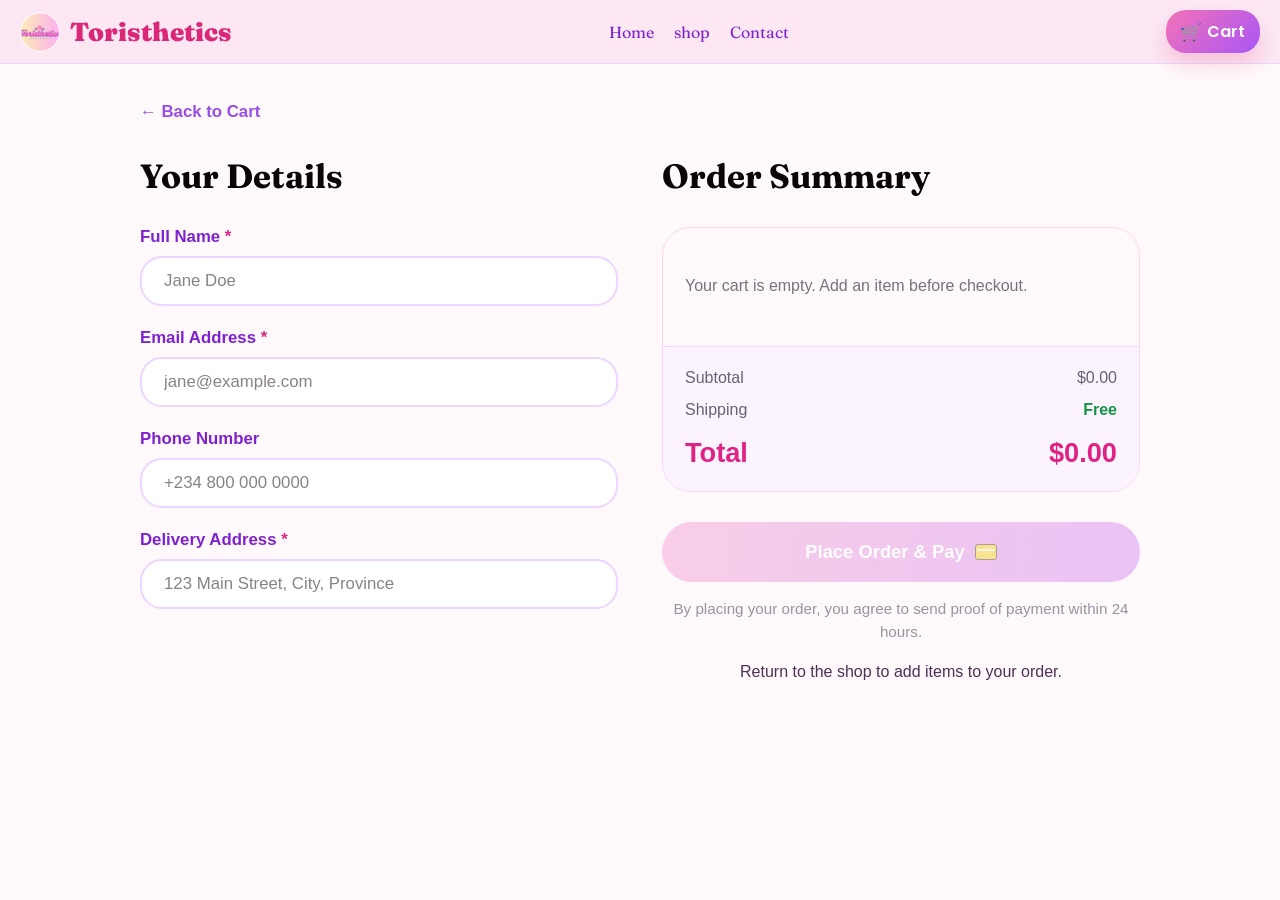
<file: checkout.html>
<!doctype html>
<html lang="en">
	<head>
		<meta charset="UTF-8" />
		<meta name="viewport" content="width=device-width, initial-scale=1.0" />
		<title>Checkout | Toristhetics</title>
		<link rel="stylesheet" href="./styles.css" />
		<link rel="stylesheet" href="./cart.css" />
		<link rel="stylesheet" href="./checkout.css" />
		<script src="./checkout.js" defer></script>
	</head>
	<body>
		<nav>
			<div class="logo">
				<img src="./images/logo.png" alt="Toristhetics logo" />
				<h2>Toristhetics</h2>
			</div>
			<ul>
				<li><a href="./index.html#home">Home</a></li>
				<li><a href="./index.html#shop">shop</a></li>
				<li><a href="./contact.html">Contact</a></li>
			</ul>
			<button class="cartBtn" id="cart-navigation" type="button">
				<img src="./images/icons8-shopping-cart-48.png" alt="" />
				Cart
				<span class="cart-count" hidden>0</span>
			</button>
		</nav>
		<main class="checkout-page">
			<a class="back-link" href="./index.html?cart=open">&larr; Back to Cart</a>

			<form class="checkout-form" id="checkout-form">
				<section class="details-column" aria-labelledby="details-heading">
					<h1 id="details-heading">Your Details</h1>

					<div class="form-field">
						<label for="full-name">Full Name <span>*</span></label>
						<input id="full-name" name="fullName" type="text" autocomplete="name" placeholder="Jane Doe" required />
					</div>

					<div class="form-field">
						<label for="email">Email Address <span>*</span></label>
						<input id="email" name="email" type="email" autocomplete="email" placeholder="jane@example.com" required />
					</div>

					<div class="form-field">
						<label for="phone">Phone Number</label>
						<input id="phone" name="phone" type="tel" autocomplete="tel" placeholder="+234 800 000 0000" />
					</div>

					<div class="form-field">
						<label for="address">Delivery Address <span>*</span></label>
						<input id="address" name="address" type="text" autocomplete="street-address" placeholder="123 Main Street, City, Province" required />
					</div>
				</section>

				<section class="summary-column" aria-labelledby="summary-heading">
					<h2 id="summary-heading">Order Summary</h2>
					<div class="summary-card">
						<div class="summary-items" id="summary-items" aria-live="polite"></div>
						<div class="summary-totals">
							<div class="summary-line">
								<span>Subtotal</span>
								<span id="subtotal">$0.00</span>
							</div>
							<div class="summary-line">
								<span>Shipping</span>
								<span class="free-shipping">Free</span>
							</div>
							<div class="summary-line total-line">
								<strong>Total</strong>
								<strong id="total">$0.00</strong>
							</div>
						</div>
					</div>

					<button class="place-order-btn" id="place-order" type="submit">
						<span>Place Order &amp; Pay</span>
						<span class="card-icon" aria-hidden="true"></span>
					</button>
					<p class="payment-note">By placing your order, you agree to send proof of payment within 24 hours.</p>
					<p class="checkout-status" id="checkout-status" role="status" aria-live="polite"></p>
					<a class="whatsapp-link" id="whatsapp-link" hidden target="_blank" rel="noopener noreferrer">Open WhatsApp to confirm your order</a>
				</section>
			</form>
		</main>
	</body>
</html>
</file>
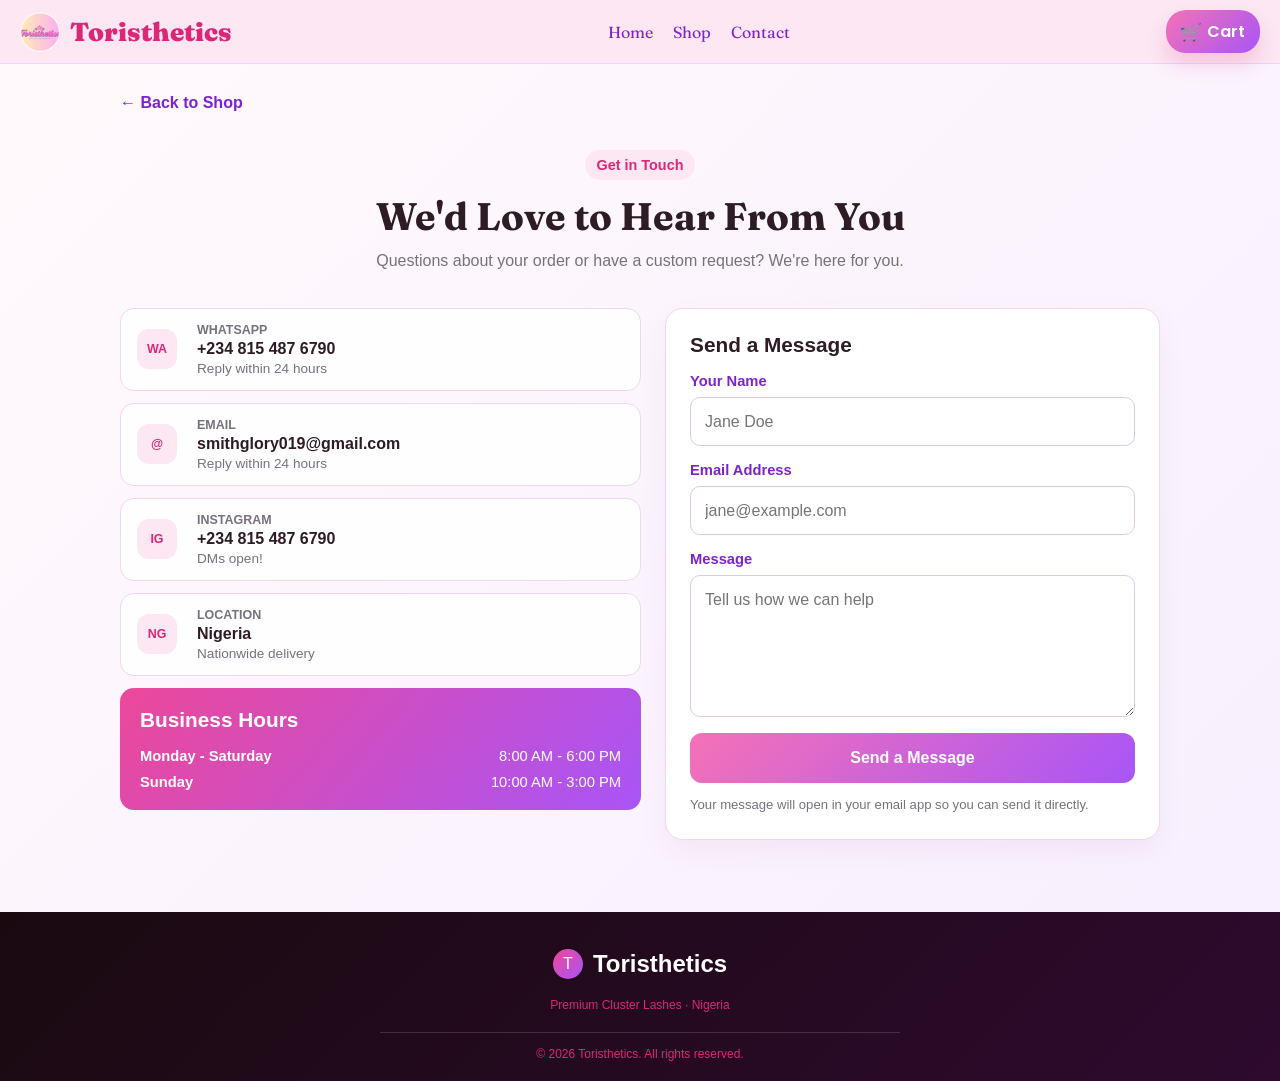
<file: contact.html>
<!doctype html>
<html lang="en">
  <head>
    <meta charset="UTF-8" />
    <meta name="viewport" content="width=device-width, initial-scale=1.0" />
    <title>Contact | Toristhetics</title>
    <link rel="stylesheet" href="./styles.css" />
    <link rel="stylesheet" href="./cart.css" />
    <link rel="stylesheet" href="./contact.css" />
  </head>
  <body>
    <nav>
      <div class="logo">
        <img src="./images/logo.png" alt="Toristhetics logo" />
        <h2>Toristhetics</h2>
      </div>
      <ul>
        <li><a href="./index.html#home">Home</a></li>
        <li><a href="./index.html#shop">Shop</a></li>
        <li><a href="./contact.html">Contact</a></li>
      </ul>
      <button class="cartBtn">
        <img src="./images/icons8-shopping-cart-48.png" alt="" />
        Cart
        <span class="cart-count" hidden>0</span>
      </button>
    </nav>
    <div class="cart">
      <aside class="cartDrawer">
        <div class="cart-content">
          <h2>Your Cart</h2>
          <div class="cart-items"></div>
          <div class="empty-cart">
            <img src="./images/icons8-shopping-cart-48.png" alt="" />
            <h3>Your cart is empty</h3>
            <p>Add some gorgeous lashes</p>
          </div>
          <div class="cart-footer">
            <div class="subtotal">
              <span>Subtotal</span>
              <strong class="cart-total">$0.00</strong>
            </div>
            <button class="checkout-btn">Proceed to Checkout</button>
          </div>
        </div>
      </aside>
    </div>
    <div class="cart-toast"></div>
    <main class="contact-page">
      <a class="back-link" href="./index.html">&larr; Back to Shop</a>

      <header class="contact-header">
        <span class="contact-eyebrow">Get in Touch</span>
        <h1>We'd Love to Hear From You</h1>
        <p>Questions about your order or have a custom request? We're here for you.</p>
      </header>

      <div class="contact-layout">
        <section class="contact-info" aria-label="Contact information">
          <a class="contact-card" href="https://wa.me/2348154876790" target="_blank" rel="noopener noreferrer">
            <span class="contact-icon contact-symbol" aria-hidden="true">WA</span>
            <span class="contact-card-copy">
              <strong class="contact-label">WhatsApp</strong>
              <span class="contact-value">+234 815 487 6790</span>
              <span class="contact-note">Reply within 24 hours</span>
            </span>
          </a>

          <a class="contact-card" href="mailto:smithglory019@gmail.com">
            <span class="contact-icon contact-symbol" aria-hidden="true">@</span>
            <span class="contact-card-copy">
              <strong class="contact-label">Email</strong>
              <span class="contact-value">smithglory019@gmail.com</span>
              <span class="contact-note">Reply within 24 hours</span>
            </span>
          </a>

          <div class="contact-card">
            <span class="contact-icon contact-symbol" aria-hidden="true">IG</span>
            <span class="contact-card-copy">
              <strong class="contact-label">Instagram</strong>
              <span class="contact-value">+234 815 487 6790</span>
              <span class="contact-note">DMs open!</span>
            </span>
          </div>

          <div class="contact-card">
            <span class="contact-icon contact-symbol" aria-hidden="true">NG</span>
            <span class="contact-card-copy">
              <strong class="contact-label">Location</strong>
              <span class="contact-value">Nigeria</span>
              <span class="contact-note">Nationwide delivery</span>
            </span>
          </div>

          <section class="business-hours" aria-labelledby="business-hours-heading">
            <h2 id="business-hours-heading">Business Hours</h2>
            <dl>
              <div><dt>Monday - Saturday</dt><dd>8:00 AM - 6:00 PM</dd></div>
              <div><dt>Sunday</dt><dd>10:00 AM - 3:00 PM</dd></div>
            </dl>
          </section>
        </section>

        <section class="message-panel" aria-labelledby="message-heading">
          <h2 id="message-heading">Send a Message</h2>
          <form class="contact-form" action="mailto:smithglory019@gmail.com" method="post" enctype="text/plain">
            <div class="form-field">
              <label for="contact-name">Your Name</label>
              <input id="contact-name" name="Name" type="text" autocomplete="name" placeholder="Jane Doe" required />
            </div>
            <div class="form-field">
              <label for="contact-email">Email Address</label>
              <input id="contact-email" name="Email" type="email" autocomplete="email" placeholder="jane@example.com" required />
            </div>
            <div class="form-field">
              <label for="contact-message">Message</label>
              <textarea id="contact-message" name="Message" rows="5" placeholder="Tell us how we can help" required></textarea>
            </div>
            <button type="submit">Send a Message</button>
            <p class="form-note">Your message will open in your email app so you can send it directly.</p>
          </form>
        </section>
      </div>
    </main>
    <footer>
      <div>
        <div class="footer-header">
          <span>T</span>
          <h2>Toristhetics</h2>
        </div>
        <p>Premium Cluster Lashes · Nigeria</p>
        <p>&copy 2026 Toristhetics. All rights reserved.</p>
      </div>
    </footer>
    <script src="./app.js"></script>
  </body>
</html>
</file>
<file: styles.css>
@import url('https://fonts.googleapis.com/css2?family=Fraunces:ital,opsz,wght@0,9..144,100..900;1,9..144,100..900&family=Poppins:ital,wght@0,100;0,200;0,300;0,400;0,500;0,600;0,700;0,800;0,900;1,100;1,200;1,300;1,400;1,500;1,600;1,700;1,800;1,900&display=swap');
*{
    margin: 0;
    padding: 0;
    box-sizing: border-box;
}
body{
    background: #fff9fb;
    font-family: sans-serif;
    /* position: relative; */
}
.cart{
    position: fixed;
    width: 100%;
    height: 100vh;
    top: 0;
    left: 0;
    background: rgba(0, 0, 0, 0.25);
    opacity: 0;
    visibility: hidden;
    z-index: 900;
    transition: opacity 0.3s ease, visibility 0.3s ease;
}
.cart.active{
    opacity: 1;
    visibility: visible;
    pointer-events: auto;
}
.cartDrawer{
    position: fixed;
    top: 74px;
    right: 16px;
    width: min(84vw, 470px);
    height: calc(100vh - 120px);
    background: #fef3fb;
    z-index: 1000;
    display: flex;
    flex-direction: column;
    justify-content: flex-start;
    border: 2px solid #f4a7dd;
    border-radius: 18px;
    transform: translateX(110%);
    transition: transform 0.4s ease;
    overflow: hidden;
}
.cartDrawer.active{
    transform: translateX(0);
}
.cartDrawer .empty-cart{
   text-align: center;
   /* display: none; */
}
.cartDrawer .empty{
    width: 70px;
    /* margin: 20px; */
}
.cartDrawer h3{
    color: #7e22ce;
    padding: 10px 0;
}
.cartDrawer p{
    color: #f472b6;
}

.logo{
    display: flex;
    align-items: center;
    gap: 10px;
}
.logo img{
    width: 40px;
    height: 40px;
    border-radius: 50%;
}
.logo h2{
    color: #db2777;
    /* letter-spacing: 2px; */
    font-weight: 900;
    font-family: "Fraunces", serif;
    font-size: 26px;
    font-weight: 900;
}

nav{
    position: sticky;
    top: 0;
    display: flex;
    justify-content: space-between;
    align-items: center;
    background: #fce7f3;
    text-align: center;
    padding: 10px 20px;
    z-index: 1000;
    border-bottom: 1px solid #e9d5ff;
    font-family: "Fraunces", serif;
}
nav.cart-open{
    background: rgb(252, 231, 243, 0.65);
    backdrop-filter: blur(10px);
}
nav ul{
    list-style: none;
    display: flex;
    gap: 20px;
    
}
nav ul li a{
    text-decoration: none;
    color: #7e22ce;
    padding-bottom: 5px;
    font-size: 16px;
}
nav li{
    transition: 0.3s;
}
nav li:hover{
    transform: translateY(-2px);
}
nav a:hover{
    border-bottom: 2px solid #7e22ce;
    
}
nav button{
    background: linear-gradient(135deg, #f472b6, #a855f7);
    padding: 6px 15px;
    border-radius: 20px;
    border: none;
    cursor: pointer;
    display: flex;
    align-items: center;
    gap: 4px;
    color: white;
    font-size: 10px;
}
nav button:hover{
    transform: translateY(-2px);
}
nav button img{
    width: 12px;
    color: white;
    /* margin-right: 5px; */
}
.header-content {
    min-height: 620px;
    position: relative;

    display: flex;
    justify-content: center;
    align-items: center;
    gap: 90px;

    padding: 70px 8%;

    background: linear-gradient(
        135deg,
        #fff5fa 0%,
        #fbf4ff 55%,
        #fffbea 100%
    );

    overflow: hidden;
}


/* LEFT SIDE */

.header-content-div {
    width: 470px;
    position: relative;
    z-index: 2;
}


.header-content-div .premium {
    background: #f3e8ff;
    padding: 7px 15px;
    border-radius: 20px;

    color: #7e22ce;

    display: flex;
    align-items: center;

    width: fit-content;

    font-size: 15px;
    font-weight: 600;
}


.header-content-div .premium img {
    width: 18px;
    margin-right: 6px;
}


/* HERO HEADING */

.header-content-div h1 {
   font-family: "Fraunces", serif;

    font-size: 58px;
    line-height: 1.05;

    color: #241016;

    padding: 20px 0;
}


.header-content-div h1 span {
    color: #db2777;
}


/* HERO TEXT */

.header-content-div .text {
    max-width: 460px;

    font-size: 18px;
    line-height: 1.6;

    color: #6b4c58;

    padding-bottom: 25px;
    font-family: "Poppins", sans-serif;
}


/* BUTTONS */

.hero-buttons {
    display: flex;
    align-items: center;
    gap: 12px;
    
}


.shop-btn,
.hero-buttons .contact {
    display: inline-block;

    padding: 11px 25px;

    border-radius: 25px;
    font-family: "Poppins", sans-serif;
    font-size: 16px;
    font-weight: bold;

    text-decoration: none;

    cursor: pointer;

    transition: 0.3s;
}


.shop-btn {
    color: white;

    background: linear-gradient(
        135deg,
        #ec4899,
        #a855f7
    );
}


.hero-buttons .contact {
    background: transparent;

    color: #db2777;

    border: 1px solid #db2777;
}


.shop-btn:hover,
.hero-buttons .contact:hover {
    transform: translateY(-2px);
}


/* STATS */

.header-content-div .rating {
    display: flex;
    gap: 45px;

    padding-top: 30px;
}


.rating p {
    display: flex;
    flex-direction: column;

    font-size: 18px;
    color: #777;
}


.rating span {
    color: #a855f7;

    font-size: 25px;
    font-weight: bold;
}


.rating small {
    margin-top: 3px;
}


/* RIGHT SIDE IMAGE */

.hero-image {
    position: relative;

    width: 450px;

    z-index: 2;
}


.header-content .hero-image .lash {
    width: 100%;
    height: 420px;

    object-fit: cover;

    border-radius: 30px;

    display: block;

    margin: 0;

    box-shadow: 0 15px 35px rgba(0, 0, 0, 0.12);
}


/* YELLOW PRICE BOX */

.starting-price {
    position: absolute;

    left: -15px;
    bottom: -12px;

    background: #facc15;

    padding: 11px 17px;

    border-radius: 12px;

    display: flex;
    flex-direction: column;

    color: #111;

    box-shadow: 0 8px 20px rgba(0, 0, 0, 0.12);
}


.starting-price small {
    font-size: 10px;
    font-weight: 600;
}


.starting-price strong {
    font-size: 22px;
}


/* DECORATIVE CIRCLES */

.hero-circle {
    position: absolute;

    border-radius: 50%;

    z-index: 1;
}


.hero-circle-left {
    width: 75px;
    height: 75px;

    background: #fde7a9;

    left: 1%;
    bottom: 25px;
}


.hero-circle-right {
    width: 120px;
    height: 120px;

    background: #ead0fa;

    right: 2%;
    top: 30px;
}

.first-section{
    padding: 70px 0;
}
.first-section-text{
    text-align: center;
}
.first-section-text span{
    background: #fce7f3;
    padding: 6px 20px;
    color: #db2777;
    font-weight: bold;
    border-radius: 20px;
}
.first-section-text h2{
    margin: 10px 0;
    font-size: 35px;
    font-weight: bold;
    font-family: "Fraunces", serif;
    color: #241016;
}
.first-section-text p{
    font-size: 18px;
    color: #ec4899;
    font-family: "Poppins", sans-serif;
}
.grid{
    display: grid;
    grid-template-columns: repeat(3, 300px);
    /* grid-template-rows: repeat(2, 300px); */
    margin: 30px 0 0;
    gap: 20px;
    justify-content: center;
}
.grid-box:hover{
    transform: scale(1.1);
    transition: 0.5s;
}
.grid-box{
    background: #faf5ff;
    /* padding: 20px; */
    /* text-align: center; */
    border: 1px solid #e9d5ff;
    border-radius: 20px;
    box-shadow: 0px 0px 10px #e9d5ff;
    overflow: hidden;
}
.grid-box-content{
    padding: 20px;
}
.grid-box-content p{
    padding: 10px 0;
    color: #cfabf5;
}
.grid-box-content div{
    display: flex;
    justify-content: space-between;
    padding: 10px 0;
}
.grid-box-content div h2{
    color: #db2777;
    font-family: "Fraunces", serif;
}
.grid-box-content div button{
    background: linear-gradient(135deg, #f472b6, #a855f7);
    padding: 6px 15px;
    border-radius: 20px;
    border: none;
    cursor: pointer;
    color: white;
    font-weight: bold;
}
.product-image {
    position: relative;
    width: 100%;
    height: 200px;
    overflow: hidden;
    border-radius: 20px 20px 0 0;
}

.product-image img {
    width: 100%;
    height: 100%;
    object-fit: cover;
    display: block;
}

.product-badge {
    position: absolute;

    top: 10px;
    left: 10px;

    background: linear-gradient(
        135deg,
        #ec4899,
        #a855f7
    );

    color: white;

    padding: 5px 10px;

    border-radius: 20px;

    font-size: 11px;
    font-weight: bold;
}



.second-section{
    background: linear-gradient(135deg, #fdf2f8, #faf5ff);
    padding: 70px 0;
}
.second-section h2{
    text-align: center;
    font-size: 35px;
    font-family: "Fraunces", serif;
    color: #241016;
}
.second-section-box{
    display: flex;
    justify-content: center;
    gap: 20px;
    margin: 20px 0;
}   
.box{
    background: #faf5ff;
    padding: 20px;
    text-align: center;
    border: 1px solid #e9d5ff;
    border-radius: 20px;
    box-shadow: 0px 0px 10px #e9d5ff;
}
.box h3{
    color: #7e22ce;
    padding: 10px 0;
}
.box:hover{
    transform: translateY(-3px);
    transition: 0.5s;
    border-color: #d9a9e8;
    box-shadow: 0 8px 20px rgba(103, 44, 119, 0.08);
}

footer{
    background: linear-gradient(135deg, #1a0a10, #2d0a2e);
    padding: 28px 20px 20px;
    text-align: center;
}
footer > div{
    width: min(100%, 1100px);
    margin: 0 auto;
}
.footer-header{
    display: flex;
    justify-content: center;
    align-items: center;
    gap: 10px;
}
.footer-header span{
    display: grid;
    place-items: center;
    flex: 0 0 30px;
    color: white;
    background: linear-gradient(
        135deg,
        #ec4899,
        #a855f7
    );
    text-align: center;
    width: 30px;
    height: 30px;
    border-radius: 50%;
    line-height: 1;
}
footer h2{
    color: white;
    padding: 10px 0;
}
footer span{
    color: #f472b6;
}
footer p{
    color: #db2777;
    font-size: 12px;
    padding: 10px;
}
footer p:last-child{
    max-width: 520px;
    margin: 10px auto 0;
    padding: 14px 0 0;
    border-top: 1px solid rgba(255, 255, 255, 0.14);
}

@media (max-width: 900px){
    .header-content{
        min-height: 0;
        flex-direction: column;
        gap: 42px;
        padding: 56px 24px;
    }
    .header-content-div{
        width: min(100%, 540px);
    }
    .header-content-div h1{
        font-size: 48px;
    }
    .header-content-div .text{
        max-width: 100%;
        font-size: 17px;
    }
    .header-content-div .rating{
        justify-content: space-between;
        gap: 18px;
    }
    .hero-image{
        width: min(100%, 450px);
    }
    .header-content .hero-image .lash{
        height: 380px;
    }
    .first-section > div,
    .second-section > div{
        width: min(100% - 48px, 1040px);
        margin: 0 auto;
    }
    .grid{
        grid-template-columns: repeat(2, minmax(0, 300px));
    }
    .second-section-box{
        display: grid;
        grid-template-columns: repeat(2, minmax(0, 1fr));
    }
}

@media (max-width: 600px){
    .header-content{
        gap: 34px;
        padding: 40px 16px 52px;
    }
    .header-content-div h1{
        font-size: 38px;
        padding: 16px 0;
    }
    .header-content-div .text{
        font-size: 16px;
    }
    .hero-buttons{
        flex-wrap: wrap;
    }
    .header-content-div .rating{
        gap: 10px;
        padding-top: 24px;
    }
    .rating p{
        font-size: 13px;
    }
    .rating span{
        font-size: 21px;
    }
    .hero-image{
        width: min(100%, 420px);
    }
    .header-content .hero-image .lash{
        height: 320px;
        border-radius: 20px;
    }
    .starting-price{
        left: 8px;
        bottom: -12px;
    }
    .hero-circle-right{
        width: 78px;
        height: 78px;
    }
    .first-section,
    .second-section{
        padding: 48px 0;
    }
    .first-section > div,
    .second-section > div{
        width: calc(100% - 32px);
    }
    .first-section-text h2,
    .second-section h2{
        font-size: 28px;
    }
    .first-section-text p{
        font-size: 16px;
    }
    .grid{
        grid-template-columns: minmax(0, 1fr);
        gap: 16px;
    }
    .grid-box{
        width: 100%;
        max-width: 420px;
        justify-self: center;
    }
    .grid-box-content{
        padding: 16px;
    }
    .grid-box-content div{
        align-items: center;
        gap: 8px;
    }
    .grid-box-content div h2{
        font-size: 1.3rem;
    }
    .grid-box-content div button{
        padding: 8px 12px;
        font-size: 0.85rem;
    }
    .second-section-box{
        grid-template-columns: minmax(0, 1fr);
        gap: 14px;
        margin: 20px 0 0;
    }
    .box{
        width: 100%;
    }
    .footer-header{
        gap: 8px;
    }
    footer h2{
        font-size: 1.2rem;
    }
    footer > div > span,
    footer p{
        font-size: 0.82rem;
    }
}
</file>
<file: cart.css>
.cart-content{
    height: 100%;
    padding: 8px 10px 12px;
    display: flex;
    flex-direction: column;
    background: #fdf3fa;
}

.cart-content > h2{
    display: none;
}

.cart-items{
    flex: 1;
    overflow-y: auto;
    padding-top: 4px;
}

.cart-item{
    display: flex;
    align-items: center;
    gap: 8px;
    padding: 8px 8px 10px;
    border: 2px solid #ecb4f5;
    border-radius: 18px;
    background: #f8ebfa;
    margin-bottom: 10px;
    box-shadow: 0 8px 16px rgba(180, 90, 204, 0.05);
}

.cart-item img{
    width: 72px;
    height: 72px;
    object-fit: cover;
    border-radius: 14px;
    border: 2px solid #f0d5ff;
    flex-shrink: 0;
}

.cart-item-info {
    flex: 1;
    display: grid;
    grid-template-columns: minmax(0, 1fr) auto;
    gap: 4px 8px;
    align-items: center;
    min-width: 0;
}

.cart-item-main {
    min-width: 0;
    display: flex;
    flex-direction: column;
    justify-content: center;
    gap: 6px;
}

.cart-item-main h3 {
    font-size: 0.92rem;
    color: #2d1c24;
    font-weight: 700;
    margin: 0;
    line-height: 1.15;
    max-width: 130px;
}

.cart-item-actions {
    display: flex;
    align-items: center;
    justify-content: space-between;
    gap: 10px;
}

.quantity-controls {
    display: flex;
    align-items: center;
    gap: 8px;
    margin: 0;
}

.quantity-controls button {
    width: 26px;
    height: 26px;
    border: none;
    border-radius: 50%;
    background: linear-gradient(135deg, #ec4899, #a855f7);
    color: white;
    cursor: pointer;
    font-size: 1.3rem;
    line-height: 1;
    display: grid;
    place-items: center;
    box-shadow: 0 6px 18px rgba(168, 85, 247, 0.14);
}

.quantity-controls span {
    font-weight: 700;
    font-size: 0.96rem;
    min-width: 16px;
    text-align: center;
    color: #2d1c24;
}

.cart-item-meta {
    display: flex;
    flex-direction: column;
    align-items: flex-end;
    justify-content: center;
    gap: 6px;
    min-width: 78px;
    text-align: right;
}

.cart-item-price,
.cart-item-total,
.remove-item {
    font-size: 0.92rem;
    line-height: 1.2;
    display: block;
}

.cart-item-price {
    color: #2d1c24;
    font-weight: 700;
}

.cart-item-total {
    color: #d93d8a;
    font-weight: 700;
    letter-spacing: 0.01em;
}

.remove-item {
    color: #d93d8a;
    background: none;
    border: none;
    cursor: pointer;
    margin: 0;
    font-weight: 700;
    padding: 0;
}

.cart-footer {
    display: none;
    margin-top: auto;
    padding-top: 12px;
    border-top: 1px solid #f0b7e7;
}

.subtotal {
    display: flex;
    justify-content: space-between;
    align-items: center;
    margin-bottom: 14px;
    font-size: 1.2rem;
    color: #2d1c24;
    font-weight: 700;
}

.cart-total {
    color: #db2777;
    font-size: 1.2rem;
    font-weight: 700;
}

.checkout-btn {
    width: 100%;
    padding: 14px 12px;
    border: none;
    border-radius: 24px;
    background: linear-gradient(135deg, #f472b6, #a855f7);
    color: white;
    font-size: 0.95rem;
    font-weight: 800;
    cursor: pointer;
    box-shadow: 0 10px 24px rgba(219, 39, 119, 0.22);
}

nav .cartBtn {
    background: linear-gradient(135deg, #f472b6, #a855f7);
    padding: 9px 15px;
    border-radius: 20px;
    border: none;
    color: white;
    font-size: 1rem;
    font-weight: 600;
    display: flex;
    align-items: center;
    gap: 6px;
    box-shadow: 0 12px 20px rgba(219, 39, 119, 0.18);
    transition: 0.3s;
    font-family: "Poppins", sans-serif;
}

nav .cartBtn img {
    width: 20px;
    height: 20px;
}

.cart-count {
    display: inline-flex;
    align-items: center;
    justify-content: center;
    min-width: 22px;
    height: 22px;
    border-radius: 50%;
    background: #f5d44a;
    color: #2d1c24;
    font-size: 0.8rem;
    font-weight: 800;
    line-height: 1;
}

.cart-count[hidden] {
    display: none;
}

.cart-toast {
    position: fixed;

    top: 100px;
    left: 50%;

    transform: translateX(-50%) translateY(-20px);

    background: linear-gradient(
        90deg,
        #d10091,
        #6534d9
    );

    color: white;
    padding: 14px 25px;
    border-radius: 30px;
    font-family: Arial, sans-serif;
    font-weight: bold;
    opacity: 0;
    visibility: hidden;
    transition: 0.3s ease;
    z-index: 2000;
}


.cart-toast.show {
    opacity: 1;
    visibility: visible;
    transform:
        translateX(-50%)
        translateY(0);
}

@media (max-width: 760px) {
    nav {
        gap: 8px;
        padding: 8px 12px;
    }

    nav .logo {
        gap: 6px;
    }

    nav .logo img {
        width: 32px;
        height: 32px;
    }

    nav .logo h2 {
        font-size: 1rem;
        letter-spacing: 0;
    }

    nav ul {
        gap: 12px;
    }

    nav ul li a {
        font-size: 0.9rem;
    }

    nav .cartBtn {
        gap: 6px;
        padding: 8px 10px;
        font-size: 0.9rem;
    }

    nav .cartBtn img {
        width: 19px;
        height: 19px;
    }

    .cartDrawer {
        width: min(90vw, 470px);
        right: 12px;
    }
}

@media (max-width: 600px) {
    nav {
        flex-wrap: wrap;
    }

    nav ul {
        order: 3;
        width: 100%;
        justify-content: center;
        gap: 24px;
        margin: 0;
        padding: 6px 0 2px;
    }

    nav .cartBtn {
        padding: 7px 10px;
    }

    nav .cartBtn img {
        width: 18px;
        height: 18px;
    }

    .cartDrawer {
        top: 66px;
        right: 8px;
        width: calc(100% - 16px);
        height: calc(100vh - 78px);
        border-radius: 14px;
    }

    .cart-item {
        gap: 7px;
        padding: 8px;
        border-radius: 14px;
    }

    .cart-item img {
        width: 56px;
        height: 56px;
        border-radius: 10px;
    }

    .cart-item-main h3 {
        max-width: none;
        font-size: 0.85rem;
    }

    .cart-item-meta {
        min-width: 70px;
    }

    .cart-toast {
        top: 82px;
        width: calc(100% - 24px);
        padding: 12px 16px;
        border-radius: 18px;
        text-align: center;
    }
}
</file>
<file: checkout.css>
:root {
	color-scheme: light;
	--ink: #201620;
	--muted: #77717d;
	--pink: #df2384;
	--purple: #7e22ce;
	--line: #f7d9ee;
	--surface: #fff9fb;
	--soft-lilac: #fbf3fd;
}

* {
	box-sizing: border-box;
    margin: 0;
    padding: 0;
}

body {
	min-width: 320px;
	min-height: 100vh;
	margin: 0;
	background: var(--surface);
	color: var(--ink);
	font-family: "Trebuchet MS", Arial, sans-serif;
}

button,
input {
	font: inherit;
}

.checkout-page {
	width: min(1000px, calc(100% - 48px));
	margin: 0 auto;
	padding: 38px 0 72px;
}

.back-link {
	display: inline-block;
	margin-bottom: 36px;
	color: #994de3;
	font-size: 1.05rem;
	font-weight: 700;
	text-decoration: none;
}

.back-link:hover,
.whatsapp-link:hover {
	text-decoration: underline;
}

.checkout-form {
	display: grid;
	grid-template-columns: minmax(0, 1fr) minmax(0, 1fr);
	align-items: start;
	gap: 44px;
}

.details-column h1,
.summary-column h2 {
	margin: 0 0 32px;
	color: #080609;
	font-family: "Fraunces", serif;
	font-size: 2.10rem;
	line-height: 1.1;
}

.form-field {
	margin-bottom: 22px;
}

.form-field label {
	display: block;
	margin-bottom: 9px;
	color: var(--purple);
	font-size: 1.05rem;
	font-weight: 700;
}

.form-field label span {
	color: var(--pink);
}

.form-field input {
	display: block;
	width: 100%;
	min-height: 50px;
	padding: 0 22px;
	border: 2px solid #ecd5ff;
	border-radius: 22px;
	outline: none;
	background: #fff;
	color: var(--ink);
	font-size: 1.05rem;
	transition: border-color 160ms ease, box-shadow 160ms ease;
}

.form-field input::placeholder {
	color: #88818a;
	opacity: 1;
}

.form-field input:focus {
	border-color: #be72ec;
	box-shadow: 0 0 0 3px rgba(190, 114, 236, 0.14);
}

.summary-card {
	overflow: hidden;
	border: 1.5px solid var(--line);
	border-radius: 28px;
	background: #fff9fb;
}

.summary-items {
	min-height: 118px;
	padding: 20px 22px;
}

.summary-item {
	display: grid;
	grid-template-columns: 76px minmax(0, 1fr) auto;
	align-items: center;
	gap: 16px;
	min-height: 76px;
}

.summary-item + .summary-item {
	margin-top: 18px;
	padding-top: 18px;
	border-top: 1px solid var(--line);
}

.summary-item img {
	width: 76px;
	height: 76px;
	border-radius: 16px;
	object-fit: cover;
}

.summary-item-name {
	margin: 0 0 4px;
	font-size: 1rem;
	font-weight: 700;
}

.summary-item-quantity {
	margin: 0;
	color: var(--muted);
	font-size: 0.92rem;
}

.summary-item-price {
	color: var(--pink);
	font-size: 1rem;
	font-weight: 800;
	white-space: nowrap;
}

.empty-summary {
	display: flex;
	min-height: 76px;
	align-items: center;
	color: var(--muted);
}

.summary-totals {
	display: grid;
	gap: 14px;
	padding: 22px;
	border-top: 1px solid var(--line);
	background: var(--soft-lilac);
	color: #696370;
	font-size: 1rem;
}

.summary-line {
	display: flex;
	align-items: center;
	justify-content: space-between;
	gap: 16px;
}

.free-shipping {
	color: #159447;
	font-weight: 700;
}

.total-line {
	margin-top: 4px;
	color: var(--pink);
	font-size: 1.7rem;
}

.place-order-btn {
	display: flex;
	width: 100%;
	min-height: 60px;
	align-items: center;
	justify-content: center;
	gap: 10px;
	margin-top: 30px;
	border: 0;
	border-radius: 999px;
	background: linear-gradient(100deg, #f5afd9, #d99bf2);
	color: white;
	cursor: pointer;
	font-size: 1.15rem;
	font-weight: 800;
	transition: filter 160ms ease, transform 160ms ease;
}

.place-order-btn:hover:not(:disabled) {
	filter: saturate(1.1);
	transform: translateY(-1px);
}

.place-order-btn:focus-visible,
.back-link:focus-visible,
.whatsapp-link:focus-visible {
	outline: 3px solid #9c4fe2;
	outline-offset: 3px;
}

.place-order-btn:disabled {
	cursor: not-allowed;
	opacity: 0.58;
}

.card-icon {
	position: relative;
	display: inline-block;
	width: 22px;
	height: 16px;
	border: 1px solid #706143;
	border-radius: 3px;
	background: #f5d44a;
}

.card-icon::after {
	position: absolute;
	top: 4px;
	right: 1px;
	left: 1px;
	height: 2px;
	background: #fff7d3;
	content: "";
}

.payment-note {
	margin: 16px 8px 0;
	color: #99929f;
	font-size: 0.95rem;
	line-height: 1.5;
	text-align: center;
}

.checkout-status {
	margin: 16px 0 0;
	color: #4c3154;
	line-height: 1.5;
	text-align: center;
}

.whatsapp-link {
	display: block;
	margin-top: 10px;
	color: var(--purple);
	font-weight: 700;
	text-align: center;
}

.whatsapp-link[hidden] {
	display: none;
}

@media (max-width: 760px) {
	.checkout-page {
		width: min(100% - 36px, 560px);
		padding: 28px 0 48px;
	}

	.back-link {
		margin-bottom: 28px;
	}

	.checkout-form {
		grid-template-columns: minmax(0, 1fr);
		gap: 34px;
	}

	.details-column h1,
	.summary-column h2 {
		margin-bottom: 24px;
		font-size: 2rem;
	}

	.summary-item {
		grid-template-columns: 62px minmax(0, 1fr) auto;
		gap: 12px;
	}

	.summary-item img {
		width: 62px;
		height: 62px;
		border-radius: 12px;
	}

	.summary-items,
	.summary-totals {
		padding: 18px;
	}

	.total-line {
		font-size: 1.45rem;
	}
}

@media (prefers-reduced-motion: reduce) {
	*,
	*::before,
	*::after {
		scroll-behavior: auto !important;
		transition-duration: 0.01ms !important;
	}
}
</file>
<file: contact.css>
:root {
    --contact-ink: #2d1c24;
    --contact-muted: #77717d;
    --contact-pink: #db2777;
    --contact-purple: #7e22ce;
    --contact-border: #ecd9f1;
}

body {
    background: linear-gradient(135deg, #fff9fb, #f8efff);
}

.contact-page {
    width: min(1040px, calc(100% - 48px));
    margin: 0 auto;
    padding: 30px 0 72px;
}

.back-link {
    display: inline-block;
    color: var(--contact-purple);
    font-weight: 700;
    text-decoration: none;
}

.back-link:hover {
    text-decoration: underline;
}

.contact-header {
    max-width: 700px;
    margin: 38px auto 34px;
    text-align: center;
}

.contact-eyebrow {
    display: inline-block;
    padding: 7px 12px;
    border-radius: 999px;
    background: #fce7f3;
    color: var(--contact-pink);
    font-size: 0.9rem;
    font-weight: 700;
}

.contact-header h1 {
    margin: 14px 0 10px;
    color: var(--contact-ink);
    font-family: "Fraunces", serif;
    font-size: 2.4rem;
    line-height: 1.15;
}

.contact-header p {
    color: var(--contact-muted);
    font-size: 1rem;
    line-height: 1.6;
}

.contact-layout {
    display: grid;
    grid-template-columns: minmax(0, 1fr) minmax(0, 0.95fr);
    align-items: start;
    gap: 24px;
}

.contact-info {
    display: grid;
    gap: 12px;
}

.contact-card {
    display: grid;
    grid-template-columns: 46px minmax(0, 1fr);
    align-items: center;
    gap: 14px;
    min-width: 0;
    padding: 14px 16px;
    border: 1px solid var(--contact-border);
    border-radius: 14px;
    background: rgba(255, 255, 255, 0.92);
    color: inherit;
    text-decoration: none;
    transition: border-color 160ms ease, transform 160ms ease, box-shadow 160ms ease;
}

.contact-card:hover {
    transform: translateY(-2px);
    border-color: #d9a9e8;
    box-shadow: 0 8px 20px rgba(103, 44, 119, 0.08);
}

.contact-card:focus-visible,
.back-link:focus-visible,
.contact-form button:focus-visible {
    outline: 3px solid #b77ada;
    outline-offset: 3px;
}

.contact-icon {
    display: block;
    width: 40px;
    height: 40px;
}

.contact-symbol {
    display: grid;
    place-items: center;
    border-radius: 12px;
    background: #fce7f3;
    color: var(--contact-pink);
    font-size: 0.78rem;
    font-weight: 800;
}

.contact-icon img {
    object-fit: contain;
}

.contact-card-copy {
    display: grid;
    gap: 3px;
    min-width: 0;
}

.contact-label {
    color: var(--contact-muted);
    font-size: 0.78rem;
    font-weight: 800;
    text-transform: uppercase;
}

.contact-value {
    overflow-wrap: anywhere;
    color: var(--contact-ink);
    font-size: 1rem;
    font-weight: 700;
}

.contact-note {
    color: var(--contact-muted);
    font-size: 0.85rem;
}

.business-hours {
    padding: 20px;
    border-radius: 14px;
    background: linear-gradient(130deg, #ec4899, #a855f7);
    color: #fff;
}

.business-hours h2,
.message-panel h2 {
    margin: 0 0 16px;
    font-size: 1.3rem;
}

.business-hours dl {
    display: grid;
    gap: 10px;
    margin: 0;
}

.business-hours dl div {
    display: flex;
    justify-content: space-between;
    gap: 12px;
    font-size: 0.92rem;
}

.business-hours dt {
    font-weight: 700;
}

.business-hours dd {
    margin: 0;
    text-align: right;
}

.message-panel {
    padding: 24px;
    border: 1px solid var(--contact-border);
    border-radius: 18px;
    background: #fff;
    box-shadow: 0 12px 30px rgba(103, 44, 119, 0.06);
}

.message-panel h2 {
    color: var(--contact-ink);
}

.contact-form {
    display: grid;
    gap: 16px;
}

.form-field {
    display: grid;
    gap: 8px;
}

.form-field label {
    color: var(--contact-purple);
    font-size: 0.92rem;
    font-weight: 700;
}

.form-field input,
.form-field textarea {
    width: 100%;
    padding: 12px 14px;
    border: 1px solid #ddc9ec;
    border-radius: 10px;
    background: #fff;
    color: var(--contact-ink);
    font: inherit;
    line-height: 1.45;
}

.form-field input {
    min-height: 48px;
}

.form-field textarea {
    min-height: 132px;
    resize: vertical;
}

.form-field input:focus,
.form-field textarea:focus {
    border-color: #a855f7;
    outline: 3px solid rgba(168, 85, 247, 0.14);
}

.contact-form button {
    display: inline-flex;
    min-height: 50px;
    align-items: center;
    justify-content: center;
    gap: 9px;
    padding: 10px 18px;
    border: 0;
    border-radius: 12px;
    background: linear-gradient(135deg, #f472b6, #a855f7);
    color: #fff;
    cursor: pointer;
    font-size: 1rem;
    font-weight: 800;
    transition: filter 160ms ease, transform 160ms ease;
}

.contact-form button:hover {
    filter: saturate(1.12);
    transform: translateY(-1px);
}

.form-note {
    margin: -4px 0 0;
    color: var(--contact-muted);
    font-size: 0.82rem;
    line-height: 1.5;
}

@media (max-width: 760px) {
    .contact-layout {
        grid-template-columns: minmax(0, 1fr);
    }

    .message-panel {
        padding: 20px;
    }
}

@media (max-width: 600px) {
    .contact-page {
        width: min(100% - 32px, 500px);
        padding: 22px 0 48px;
    }

    .contact-header {
        margin: 30px auto 26px;
    }

    .contact-header h1 {
        font-size: 2rem;
    }

    .contact-card {
        padding: 12px;
    }

    .business-hours dl div {
        flex-direction: column;
        gap: 2px;
    }

    .business-hours dd {
        text-align: left;
    }
}

@media (prefers-reduced-motion: reduce) {
    *,
    *::before,
    *::after {
        scroll-behavior: auto !important;
        transition-duration: 0.01ms !important;
    }
}
</file>
